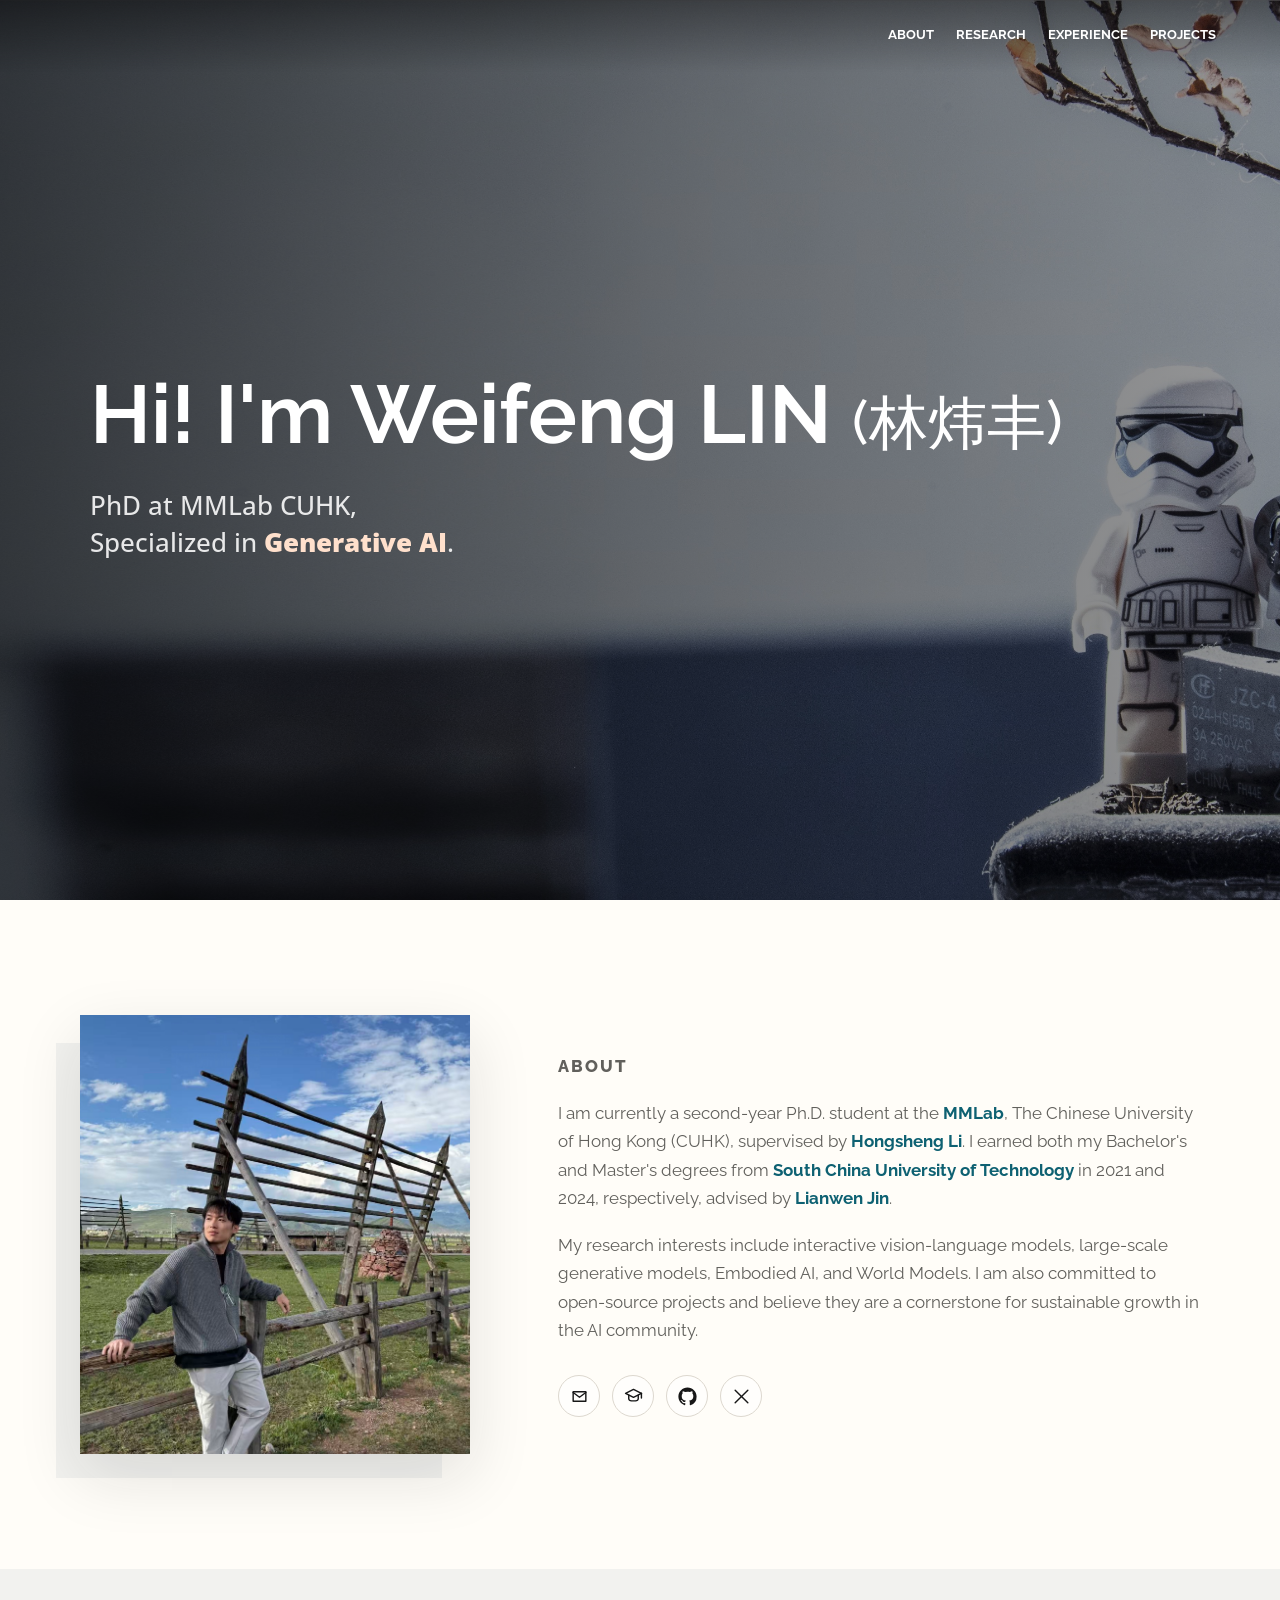
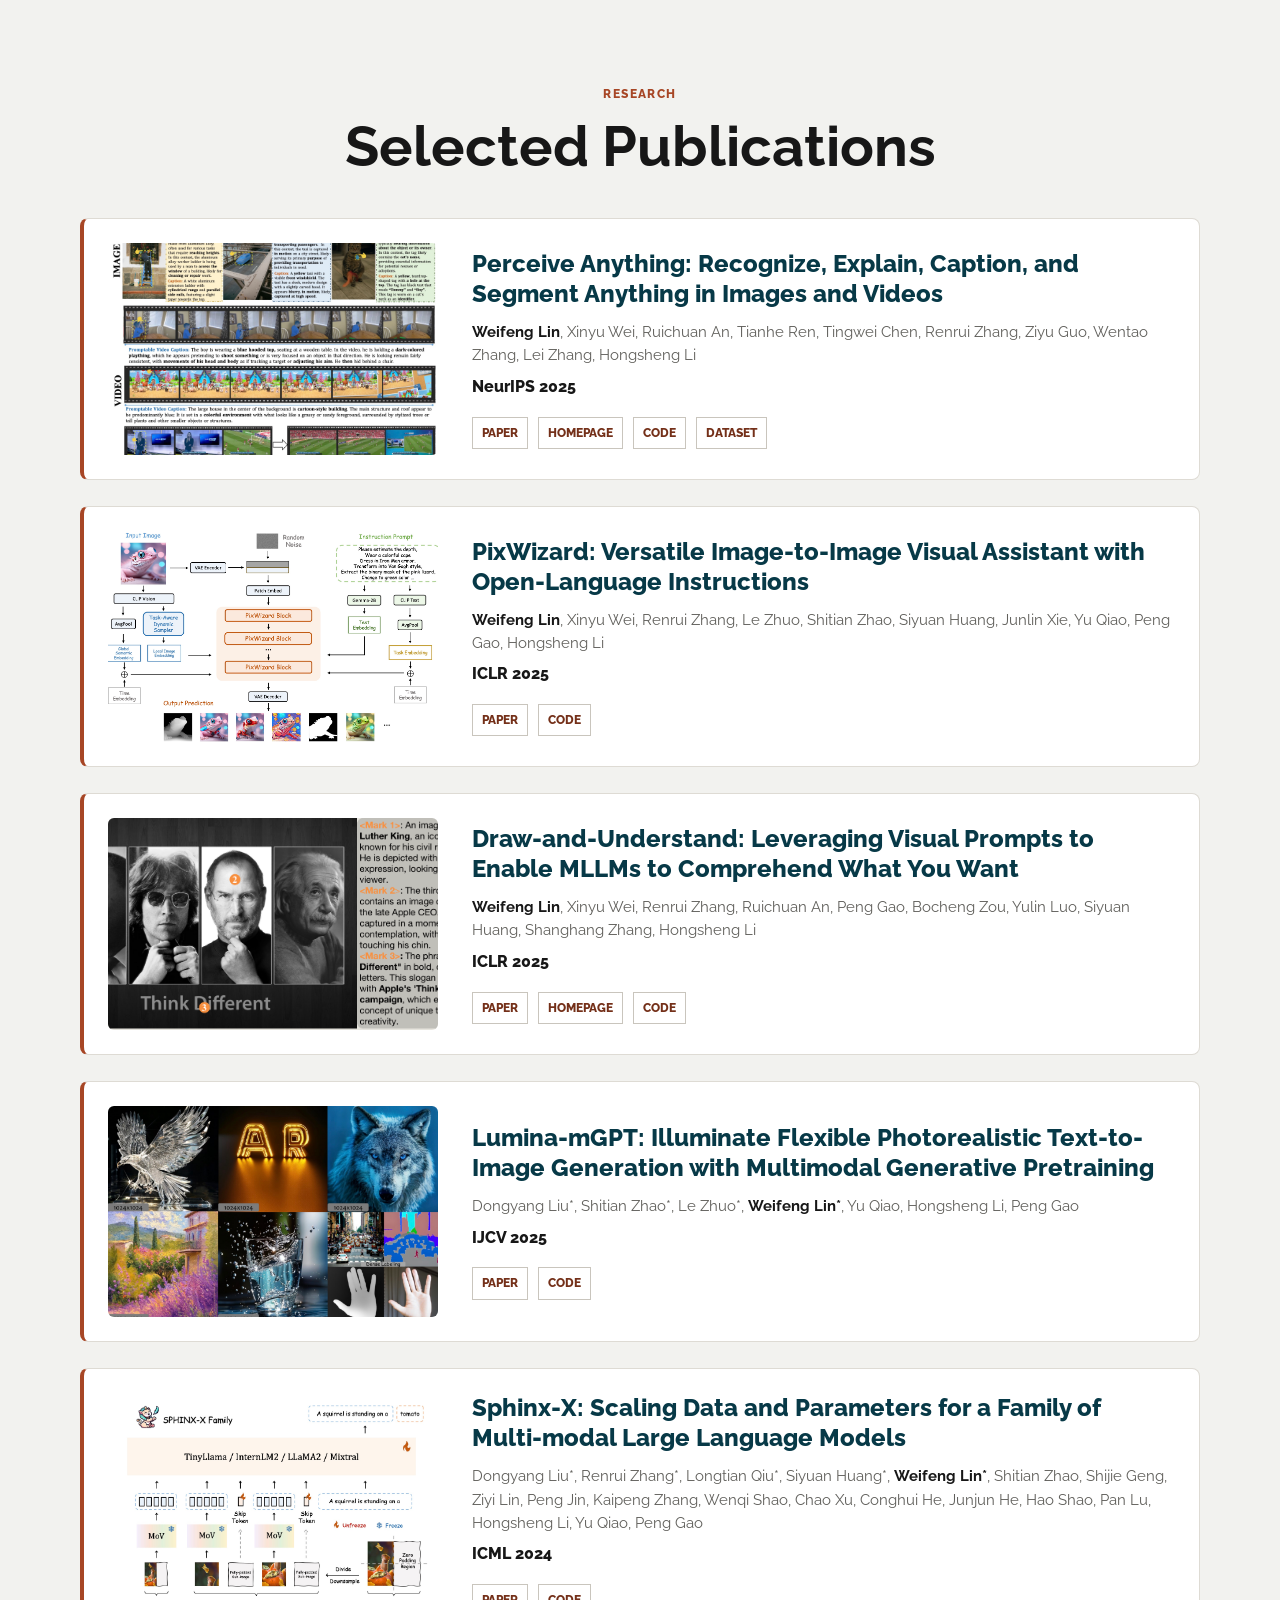
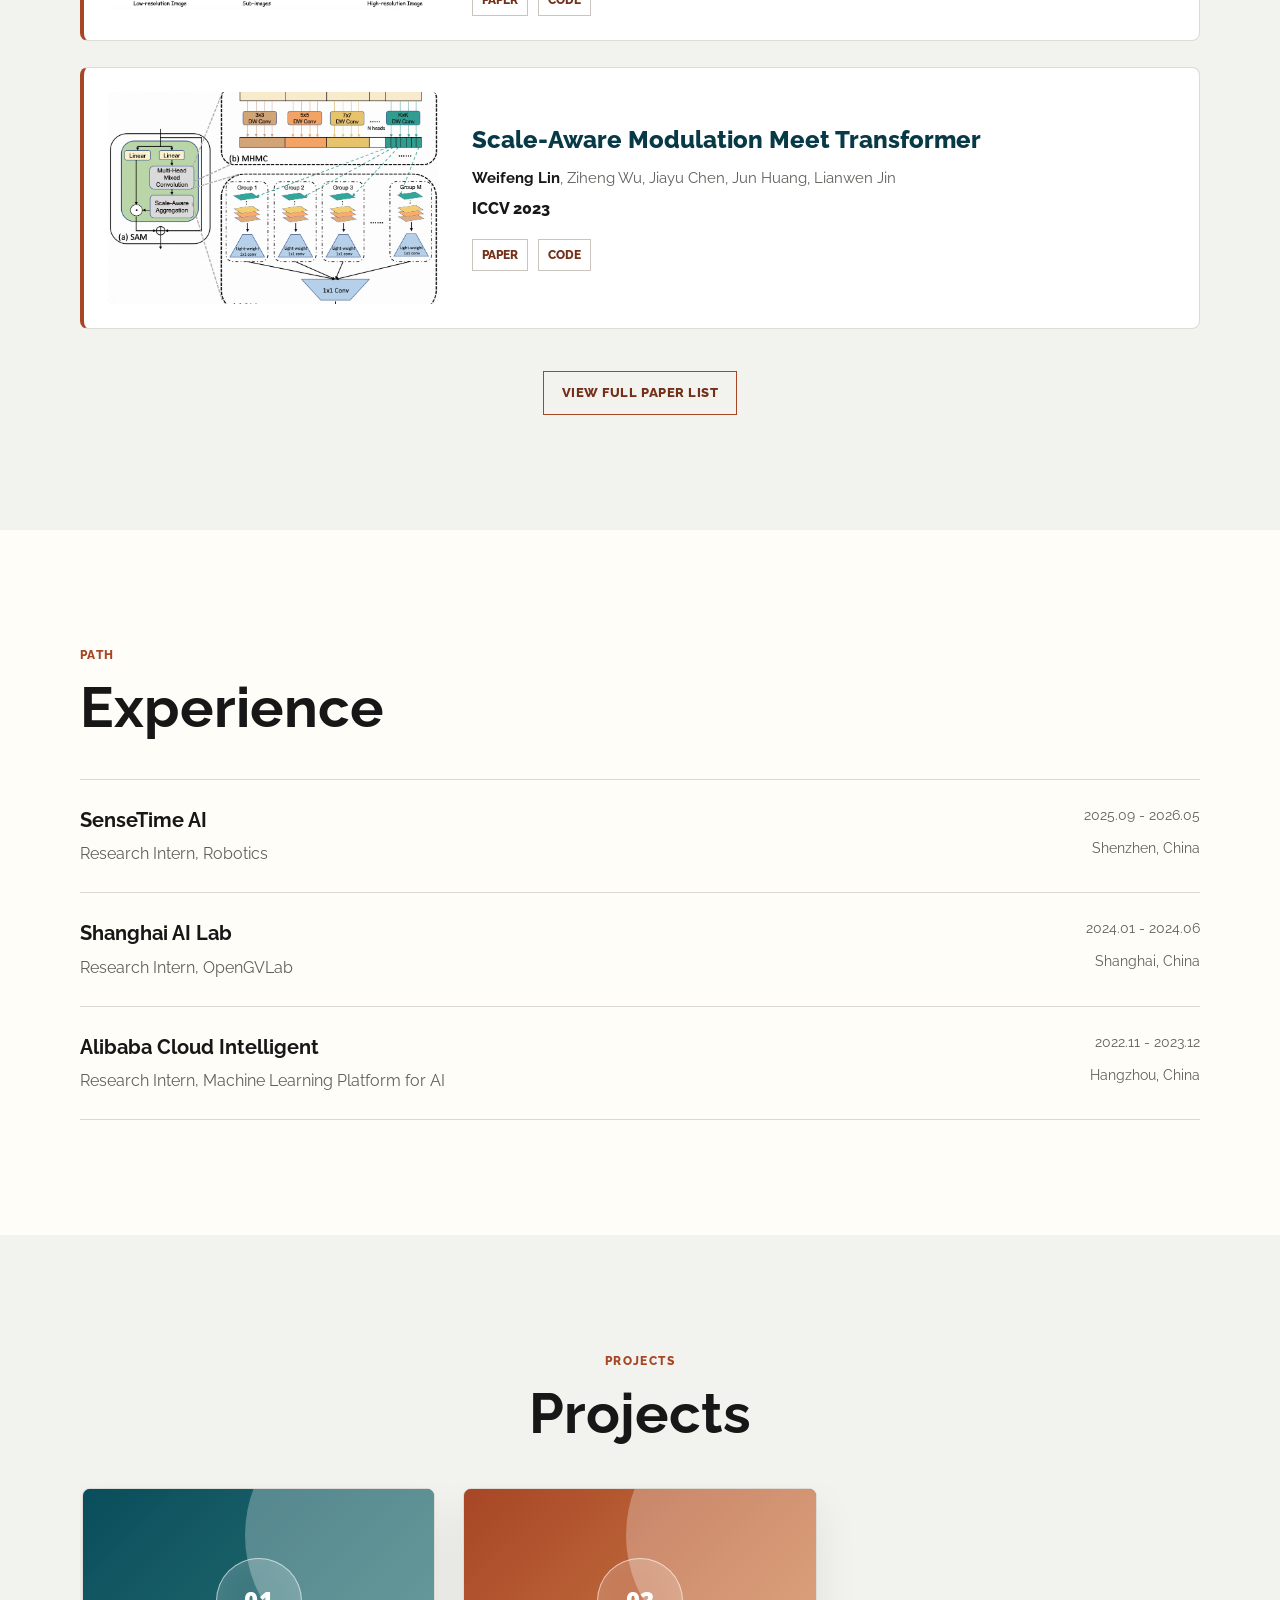
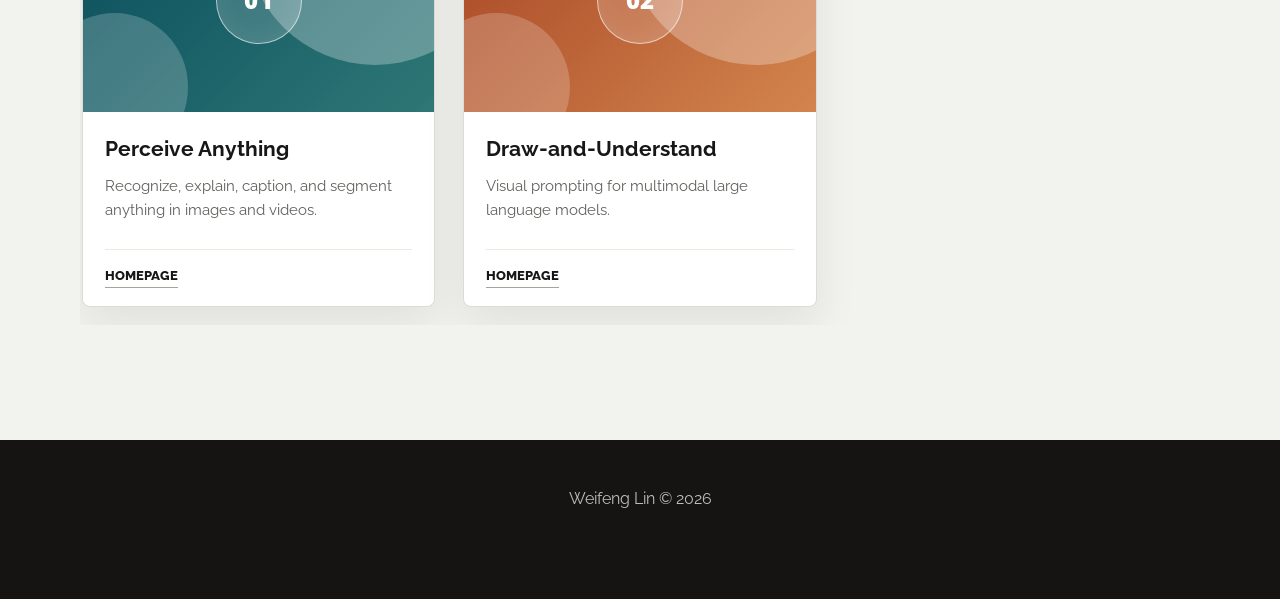
<file: index.html>
<!DOCTYPE html>
<html lang="en">
<head>
  <meta charset="UTF-8">
  <meta name="viewport" content="width=device-width, initial-scale=1.0">
  <meta name="description" content="Weifeng Lin's homepage. Ph.D. student at MMLab, CUHK working on interactive vision-language models, video generation, and robotics.">
  <meta name="author" content="Weifeng Lin">
  <meta property="og:title" content="Weifeng Lin | Home">
  <meta property="og:description" content="Ph.D. student at MMLab, CUHK. Research in interactive vision-language models, video generation, and robotics.">
  <meta property="og:image" content="images/avater.jpg">
  <title>Weifeng Lin | Home</title>
  <link rel="icon" href="data:,">

  <link rel="preconnect" href="https://fonts.googleapis.com">
  <link rel="preconnect" href="https://fonts.gstatic.com" crossorigin>
  <link href="https://fonts.googleapis.com/css2?family=Open+Sans:wght@400;500;600;700;800&amp;family=Raleway:wght@400;500;600;700;800;900&amp;display=swap" rel="stylesheet">
  <link rel="stylesheet" href="stylesheet.css">
</head>

<body>
  <nav class="site-nav" aria-label="Primary navigation">
    <div class="nav-links">
      <a href="#about">About</a>
      <a href="#publications">Research</a>
      <a href="#experience">Experience</a>
      <a href="#projects">Projects</a>
    </div>
  </nav>

  <main>
    <section id="home" class="hero">
      <div class="hero-content">
        <h1>Hi! I'm Weifeng LIN <span>(林炜丰)</span></h1>
        <p class="hero-lead">
          PhD at MMLab CUHK,<br>
          Specialized in <span id="rotating-topic">Vision-Language-Model</span>.
        </p>
      </div>
    </section>

    <section id="about" class="section section-white">
      <div class="section-inner about-grid">
        <div class="portrait-wrap">
          <img src="images/avater.jpg" alt="Portrait of Weifeng Lin" class="portrait">
        </div>
        <div class="about-copy">
          <p class="section-kicker">About</p>
          <p>
            I am currently a second-year Ph.D. student at the
            <a href="http://mmlab.ie.cuhk.edu.hk/">MMLab</a>, The Chinese University of Hong Kong (CUHK),
            supervised by <a href="https://www.ee.cuhk.edu.hk/~hsli/">Hongsheng Li</a>.
            I earned both my Bachelor's and Master's degrees from
            <a href="https://www.scut.edu.cn/en//">South China University of Technology</a> in 2021 and 2024,
            respectively, advised by <a href="http://www.dlvc-lab.net/lianwen/">Lianwen Jin</a>.
          </p>
          <p>
            My research interests include interactive vision-language models, large-scale generative models,
            Embodied AI, and World Models. I am also committed to open-source projects and believe they are
            a cornerstone for sustainable growth in the AI community.
          </p>
          <div class="profile-links">
            <a href="mailto:wflin37@gmail.com" aria-label="Email" title="Email">
              <svg viewBox="0 0 24 24" aria-hidden="true">
                <path d="M4 6h16v12H4z"></path>
                <path d="m4 7 8 6 8-6"></path>
              </svg>
            </a>
            <a href="https://scholar.google.com/citations?user=8iCZxIAAAAAJ" aria-label="Google Scholar" title="Google Scholar">
              <svg viewBox="0 0 24 24" aria-hidden="true">
                <path d="M12 3 2 8l10 5 10-5-10-5Z"></path>
                <path d="M6 10.5v4.2c0 1.5 2.7 2.8 6 2.8s6-1.3 6-2.8v-4.2"></path>
                <path d="M22 8v6"></path>
              </svg>
            </a>
            <a href="https://github.com/Afeng-x" aria-label="GitHub" title="GitHub">
              <svg viewBox="0 0 24 24" aria-hidden="true" class="profile-icon-fill">
                <path d="M12 .5C5.65.5.5 5.65.5 12c0 5.1 3.29 9.4 7.86 10.92.58.1.79-.25.79-.56v-2.08c-3.2.7-3.88-1.37-3.88-1.37-.53-1.33-1.29-1.68-1.29-1.68-1.05-.72.08-.7.08-.7 1.16.08 1.77 1.19 1.77 1.19 1.04 1.76 2.72 1.25 3.38.96.11-.75.41-1.25.74-1.54-2.56-.29-5.25-1.28-5.25-5.69 0-1.26.45-2.29 1.19-3.1-.12-.29-.52-1.47.11-3.06 0 0 .98-.31 3.18 1.18A11.1 11.1 0 0 1 12 6.08c.98 0 1.96.13 2.88.39 2.2-1.49 3.17-1.18 3.17-1.18.64 1.59.24 2.77.12 3.06.74.81 1.18 1.84 1.18 3.1 0 4.42-2.69 5.39-5.26 5.68.42.36.79 1.07.79 2.16v3.2c0 .31.21.67.8.56A11.52 11.52 0 0 0 23.5 12C23.5 5.65 18.35.5 12 .5Z"></path>
              </svg>
            </a>
            <a href="https://x.com/WeifengLin_07" aria-label="Twitter X" title="Twitter X">
              <svg viewBox="0 0 24 24" aria-hidden="true">
                <path d="M4 4l16 16"></path>
                <path d="M20 4 4 20"></path>
              </svg>
            </a>
          </div>
        </div>
      </div>
    </section>

    <section id="publications" class="section section-gray">
      <div class="section-inner">
        <div class="section-heading centered">
          <p class="section-kicker">Research</p>
          <h2>Selected Publications</h2>
        </div>

        <div class="paper-list">
          <article class="paper-item">
            <a class="paper-image" href="https://perceive-anything.github.io/">
              <img src="images/pam.jpg" alt="Perceive Anything project thumbnail" loading="lazy">
            </a>
            <div class="paper-copy">
              <a href="https://arxiv.org/abs/2506.05302" class="paper-title">Perceive Anything: Recognize, Explain, Caption, and Segment Anything in Images and Videos</a>
              <p class="authors"><strong>Weifeng Lin</strong>, Xinyu Wei, Ruichuan An, Tianhe Ren, Tingwei Chen, Renrui Zhang, Ziyu Guo, Wentao Zhang, Lei Zhang, Hongsheng Li</p>
              <p class="venue">NeurIPS 2025</p>
              <div class="paper-links">
                <a href="https://arxiv.org/abs/2506.05302">Paper</a>
                <a href="https://perceive-anything.github.io/">Homepage</a>
                <a href="https://github.com/Perceive-Anything/PAM">Code</a>
                <a href="https://huggingface.co/datasets/Perceive-Anything/PAM-data">Dataset</a>
              </div>
            </div>
          </article>

          <!-- <article class="paper-item">
            <a class="paper-image" href="https://arxiv.org/pdf/2506.05331">
              <img src="images/mini-cot.jpg" alt="MINT-CoT project thumbnail" loading="lazy">
            </a>
            <div class="paper-copy">
              <a href="https://arxiv.org/pdf/2506.05331" class="paper-title">MINT-CoT: Enabling Interleaved Visual Tokens in Mathematical Chain-of-Thought Reasoning</a>
              <p class="authors">Xinyan Chen, Renrui Zhang, Dongzhi Jiang, Aojun Zhou, Shilin Yan, <strong>Weifeng Lin</strong>, Hongsheng Li</p>
              <p class="venue">NeurIPS 2025</p>
              <div class="paper-links">
                <a href="https://arxiv.org/pdf/2506.05331">Paper</a>
                <a href="https://github.com/xinyan-cxy/MINT-CoT">Code</a>
              </div>
            </div>
          </article> -->

          <!-- <article class="paper-item">
            <a class="paper-image" href="https://arxiv.org/pdf/2505.21496">
              <img src="images/ui-genie.jpg" alt="UI-Genie project thumbnail" loading="lazy">
            </a>
            <div class="paper-copy">
              <a href="https://arxiv.org/pdf/2505.21496" class="paper-title">UI-Genie: A Self-Improving Approach for Iteratively Boosting MLLM-based Mobile GUI Agents</a>
              <p class="authors">Han Xiao, Guozhi Wang, Yuxiang Chai, Zimu Lu, <strong>Weifeng Lin</strong>, Hao He, Lue Fan, Liuyang Bian, Rui Hu, Liang Liu, Shuai Ren, Yafei Wen, Xiaoxin Chen, Aojun Zhou, Hongsheng Li</p>
              <p class="venue">NeurIPS 2025</p>
              <div class="paper-links">
                <a href="https://arxiv.org/pdf/2505.21496">Paper</a>
                <a href="https://github.com/Euphoria16/UI-Genie">Code</a>
              </div>
            </div>
          </article> -->

          <article class="paper-item">
            <a class="paper-image" href="https://arxiv.org/abs/2409.15278">
              <img src="images/pixwizard.jpg" alt="PixWizard project thumbnail" loading="lazy">
            </a>
            <div class="paper-copy">
              <a href="https://arxiv.org/abs/2409.15278" class="paper-title">PixWizard: Versatile Image-to-Image Visual Assistant with Open-Language Instructions</a>
              <p class="authors"><strong>Weifeng Lin</strong>, Xinyu Wei, Renrui Zhang, Le Zhuo, Shitian Zhao, Siyuan Huang, Junlin Xie, Yu Qiao, Peng Gao, Hongsheng Li</p>
              <p class="venue">ICLR 2025</p>
              <div class="paper-links">
                <a href="https://arxiv.org/abs/2409.15278">Paper</a>
                <a href="https://github.com/AFeng-x/PixWizard">Code</a>
              </div>
            </div>
          </article>

          <article class="paper-item">
            <a class="paper-image" href="https://arxiv.org/abs/2403.20271">
              <img src="images/DnU.png" alt="Draw-and-Understand project thumbnail" loading="lazy">
            </a>
            <div class="paper-copy">
              <a href="https://arxiv.org/abs/2403.20271" class="paper-title">Draw-and-Understand: Leveraging Visual Prompts to Enable MLLMs to Comprehend What You Want</a>
              <p class="authors"><strong>Weifeng Lin</strong>, Xinyu Wei, Renrui Zhang, Ruichuan An, Peng Gao, Bocheng Zou, Yulin Luo, Siyuan Huang, Shanghang Zhang, Hongsheng Li</p>
              <p class="venue">ICLR 2025</p>
              <div class="paper-links">
                <a href="https://arxiv.org/abs/2403.20271">Paper</a>
                <a href="draw-and-understand/index.html">Homepage</a>
                <a href="https://github.com/AFeng-x/Draw-and-Understand">Code</a>
              </div>
            </div>
          </article>

          <article class="paper-item">
            <a class="paper-image" href="https://arxiv.org/abs/2408.02657">
              <img src="images/mGPT.jpg" alt="Lumina-mGPT project thumbnail" loading="lazy">
            </a>
            <div class="paper-copy">
              <a href="https://arxiv.org/abs/2408.02657" class="paper-title">Lumina-mGPT: Illuminate Flexible Photorealistic Text-to-Image Generation with Multimodal Generative Pretraining</a>
              <p class="authors">Dongyang Liu*, Shitian Zhao*, Le Zhuo*, <strong>Weifeng Lin*</strong>, Yu Qiao, Hongsheng Li, Peng Gao</p>
              <p class="venue">IJCV 2025</p>
              <div class="paper-links">
                <a href="https://arxiv.org/abs/2408.02657">Paper</a>
                <a href="https://github.com/Alpha-VLLM/Lumina-mGPT">Code</a>
              </div>
            </div>
          </article>

          <article class="paper-item">
            <a class="paper-image" href="https://arxiv.org/pdf/2402.05935">
              <img src="images/sphinx.jpg" alt="Sphinx-X project thumbnail" loading="lazy">
            </a>
            <div class="paper-copy">
              <a href="https://arxiv.org/pdf/2402.05935" class="paper-title">Sphinx-X: Scaling Data and Parameters for a Family of Multi-modal Large Language Models</a>
              <p class="authors">Dongyang Liu*, Renrui Zhang*, Longtian Qiu*, Siyuan Huang*, <strong>Weifeng Lin*</strong>, Shitian Zhao, Shijie Geng, Ziyi Lin, Peng Jin, Kaipeng Zhang, Wenqi Shao, Chao Xu, Conghui He, Junjun He, Hao Shao, Pan Lu, Hongsheng Li, Yu Qiao, Peng Gao</p>
              <p class="venue">ICML 2024</p>
              <div class="paper-links">
                <a href="https://arxiv.org/pdf/2402.05935">Paper</a>
                <a href="https://github.com/Alpha-VLLM/LLaMA2-Accessory">Code</a>
              </div>
            </div>
          </article>

          <!-- <article class="paper-item">
            <a class="paper-image" href="https://ojs.aaai.org/index.php/AAAI/article/view/28129">
              <img src="images/M2SD.jpg" alt="M2SD project thumbnail" loading="lazy">
            </a>
            <div class="paper-copy">
              <a href="https://ojs.aaai.org/index.php/AAAI/article/view/28129" class="paper-title">M2SD: Multiple Mixing Self-Distillation for Few-Shot Class-Incremental Learning</a>
              <p class="authors">Jinhao Lin, Ziheng Wu, <strong>Weifeng Lin</strong>, Ziheng Wu, Jun Huang, RongHua Luo</p>
              <p class="venue">AAAI 2024</p>
              <div class="paper-links">
                <a href="https://ojs.aaai.org/index.php/AAAI/article/view/28129">Paper</a>
              </div>
            </div>
          </article> -->

          <article class="paper-item">
            <a class="paper-image" href="https://arxiv.org/abs/2307.08579">
              <img src="images/smt.jpg" alt="Scale-Aware Modulation Meet Transformer project thumbnail" loading="lazy">
            </a>
            <div class="paper-copy">
              <a href="https://arxiv.org/abs/2307.08579" class="paper-title">Scale-Aware Modulation Meet Transformer</a>
              <p class="authors"><strong>Weifeng Lin</strong>, Ziheng Wu, Jiayu Chen, Jun Huang, Lianwen Jin</p>
              <p class="venue">ICCV 2023</p>
              <div class="paper-links">
                <a href="https://arxiv.org/abs/2307.08579">Paper</a>
                <a href="https://github.com/AFeng-x/SMT">Code</a>
              </div>
            </div>
          </article>
        </div>

        <div class="publication-actions">
          <a class="main-btn" href="publications.html">View full paper list</a>
        </div>
      </div>
    </section>

    <section id="experience" class="section section-white">
      <div class="section-inner">
        <div class="section-heading">
          <p class="section-kicker">Path</p>
          <h2>Experience</h2>
        </div>
        <div class="experience-list">
          <article class="experience-item">
            <div>
              <h3><a href="#">SenseTime AI</a></h3>
              <p>Research Intern, Robotics</p>
            </div>
            <div class="experience-meta">
              <time>2025.09 - 2026.05</time>
              <span>Shenzhen, China</span>
            </div>
          </article>
          <article class="experience-item">
            <div>
              <h3><a href="http://opengvlab.shlab.org.cn/">Shanghai AI Lab</a></h3>
              <p>Research Intern, OpenGVLab</p>
            </div>
            <div class="experience-meta">
              <time>2024.01 - 2024.06</time>
              <span>Shanghai, China</span>
            </div>
          </article>
          <article class="experience-item">
            <div>
              <h3><a href="https://www.alibabacloud.com/">Alibaba Cloud Intelligent</a></h3>
              <p>Research Intern, Machine Learning Platform for AI</p>
            </div>
            <div class="experience-meta">
              <time>2022.11 - 2023.12</time>
              <span>Hangzhou, China</span>
            </div>
          </article>
        </div>
      </div>
    </section>

    <section id="projects" class="section section-gray">
      <div class="section-inner">
        <div class="section-heading centered">
          <p class="section-kicker">Projects</p>
          <h2>Projects</h2>
        </div>

        <div class="project-grid">
          <article class="project-card">
            <a class="project-visual project-visual-pam" href="https://perceive-anything.github.io/" aria-label="Perceive Anything homepage">
              <span class="project-number">01</span>
            </a>
            <div class="project-content">
              <h3><a href="https://perceive-anything.github.io/">Perceive Anything</a></h3>
              <p>Recognize, explain, caption, and segment anything in images and videos.</p>
              <div class="project-meta">
                <a href="https://perceive-anything.github.io/">Homepage</a>
              </div>
            </div>
          </article>

          <article class="project-card">
            <a class="project-visual project-visual-dnu" href="draw-and-understand/index.html" aria-label="Draw-and-Understand homepage">
              <span class="project-number">02</span>
            </a>
            <div class="project-content">
              <h3><a href="draw-and-understand/index.html">Draw-and-Understand</a></h3>
              <p>Visual prompting for multimodal large language models.</p>
              <div class="project-meta">
                <a href="draw-and-understand/index.html">Homepage</a>
              </div>
            </div>
          </article>
        </div>
      </div>
    </section>
  </main>

  <footer class="site-footer">
    <div class="footer-inner">
      <p>Weifeng Lin &copy; 2026</p>
      <div class="visitor-map" aria-label="Visitor map">
        <script type="text/javascript" id="clustrmaps" src="//clustrmaps.com/map_v2.js?d=gzI78MmzjdOQhrEkjeJUcGdUz4a4UjLApSkUMCKymig&amp;cl=ffffff&amp;w=a"></script>
      </div>
    </div>
  </footer>

  <script>
    const nav = document.querySelector(".site-nav");
    const topics = [
      "Vision-Language-Model",
      "Generative AI",
      "Embodied AI",
      "World Model"
    ];
    const topicEl = document.getElementById("rotating-topic");
    let topicIndex = 0;

    const updateNav = () => {
      nav.classList.toggle("is-scrolled", window.scrollY > 48);
    };

    const scrollToHash = (hash, smooth = true) => {
      if (!hash || hash === "#") return false;
      const target = document.querySelector(hash);
      if (!target) return false;
      const prefersReducedMotion = window.matchMedia("(prefers-reduced-motion: reduce)").matches;
      const navOffset = nav.getBoundingClientRect().height + 16;
      const targetTop = target.getBoundingClientRect().top + window.scrollY - navOffset;
      const scrollTop = Math.max(targetTop, 0);
      if (smooth && !prefersReducedMotion) {
        window.scrollTo({ top: scrollTop, behavior: "smooth" });
      } else {
        document.documentElement.scrollTop = scrollTop;
        document.body.scrollTop = scrollTop;
        window.scrollTo(0, scrollTop);
      }
      return true;
    };

    const syncHashScroll = () => {
      if (!window.location.hash) return;
      [0, 120, 480].forEach((delay) => {
        window.setTimeout(() => {
          if (scrollToHash(window.location.hash, false)) {
            updateNav();
          }
        }, delay);
      });
    };

    document.querySelectorAll('.site-nav a[href^="#"]').forEach((link) => {
      link.addEventListener("click", (event) => {
        const hash = link.getAttribute("href");
        if (scrollToHash(hash, true)) {
          event.preventDefault();
          window.history.pushState(null, "", hash);
          updateNav();
        }
      });
    });

    window.addEventListener("scroll", updateNav, { passive: true });
    window.addEventListener("load", () => {
      updateNav();
      syncHashScroll();
    });
    updateNav();
    syncHashScroll();

    window.setInterval(() => {
      topicEl.classList.add("is-changing");
      window.setTimeout(() => {
        topicIndex = (topicIndex + 1) % topics.length;
        topicEl.textContent = topics[topicIndex];
        topicEl.classList.remove("is-changing");
      }, 180);
    }, 2200);
  </script>
</body>
</html>
</file>
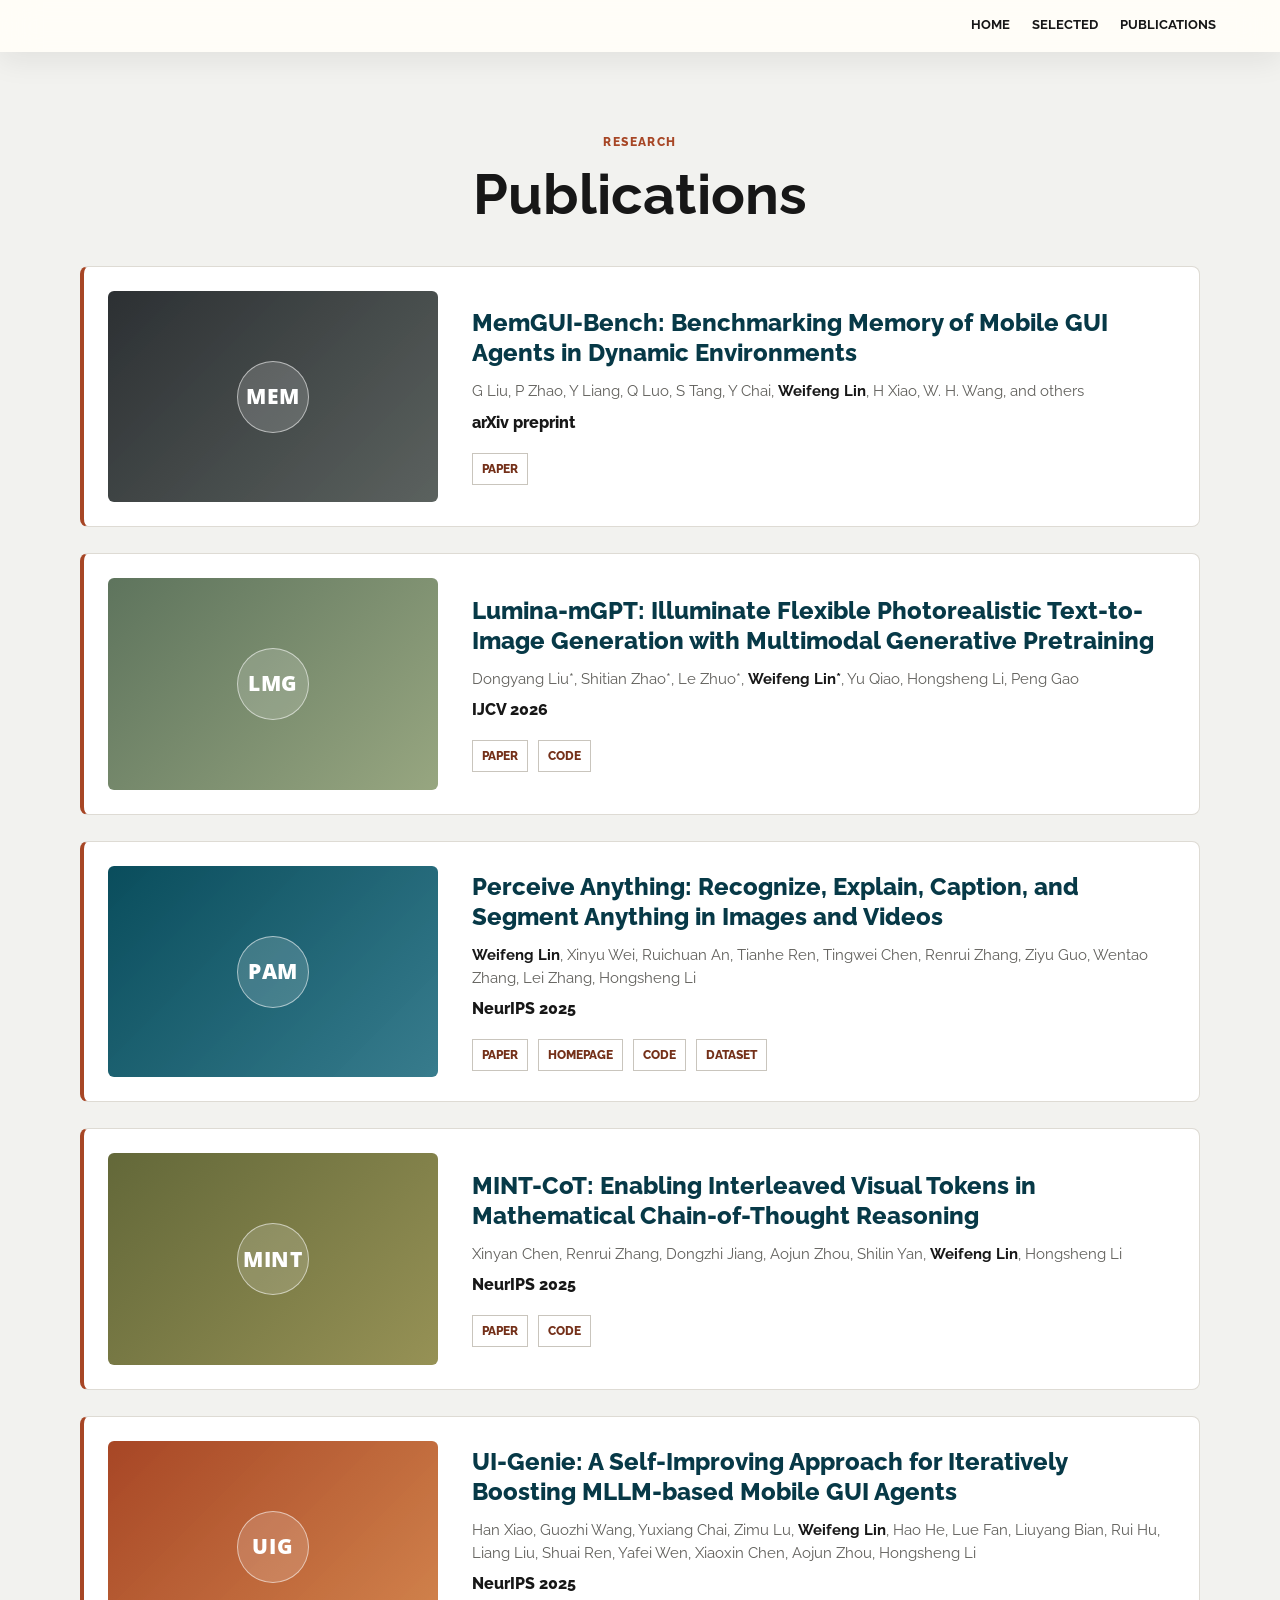
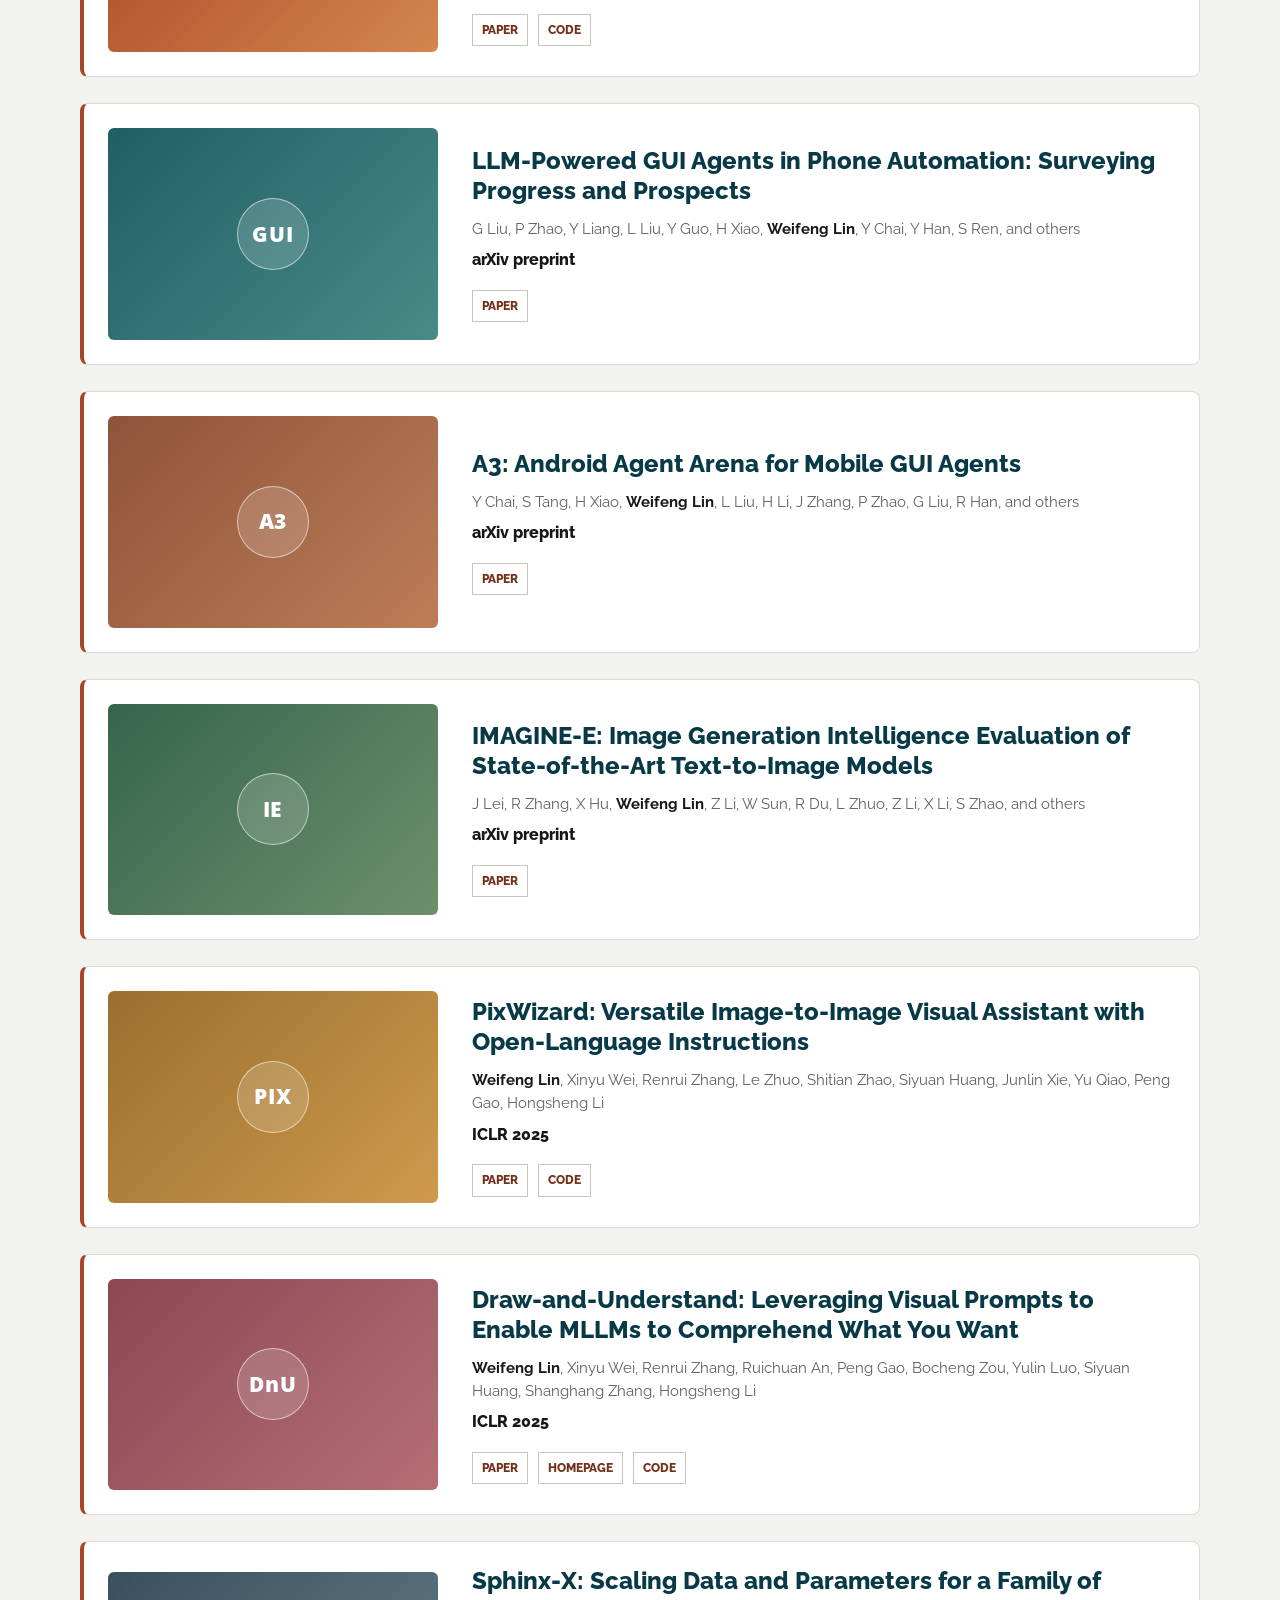
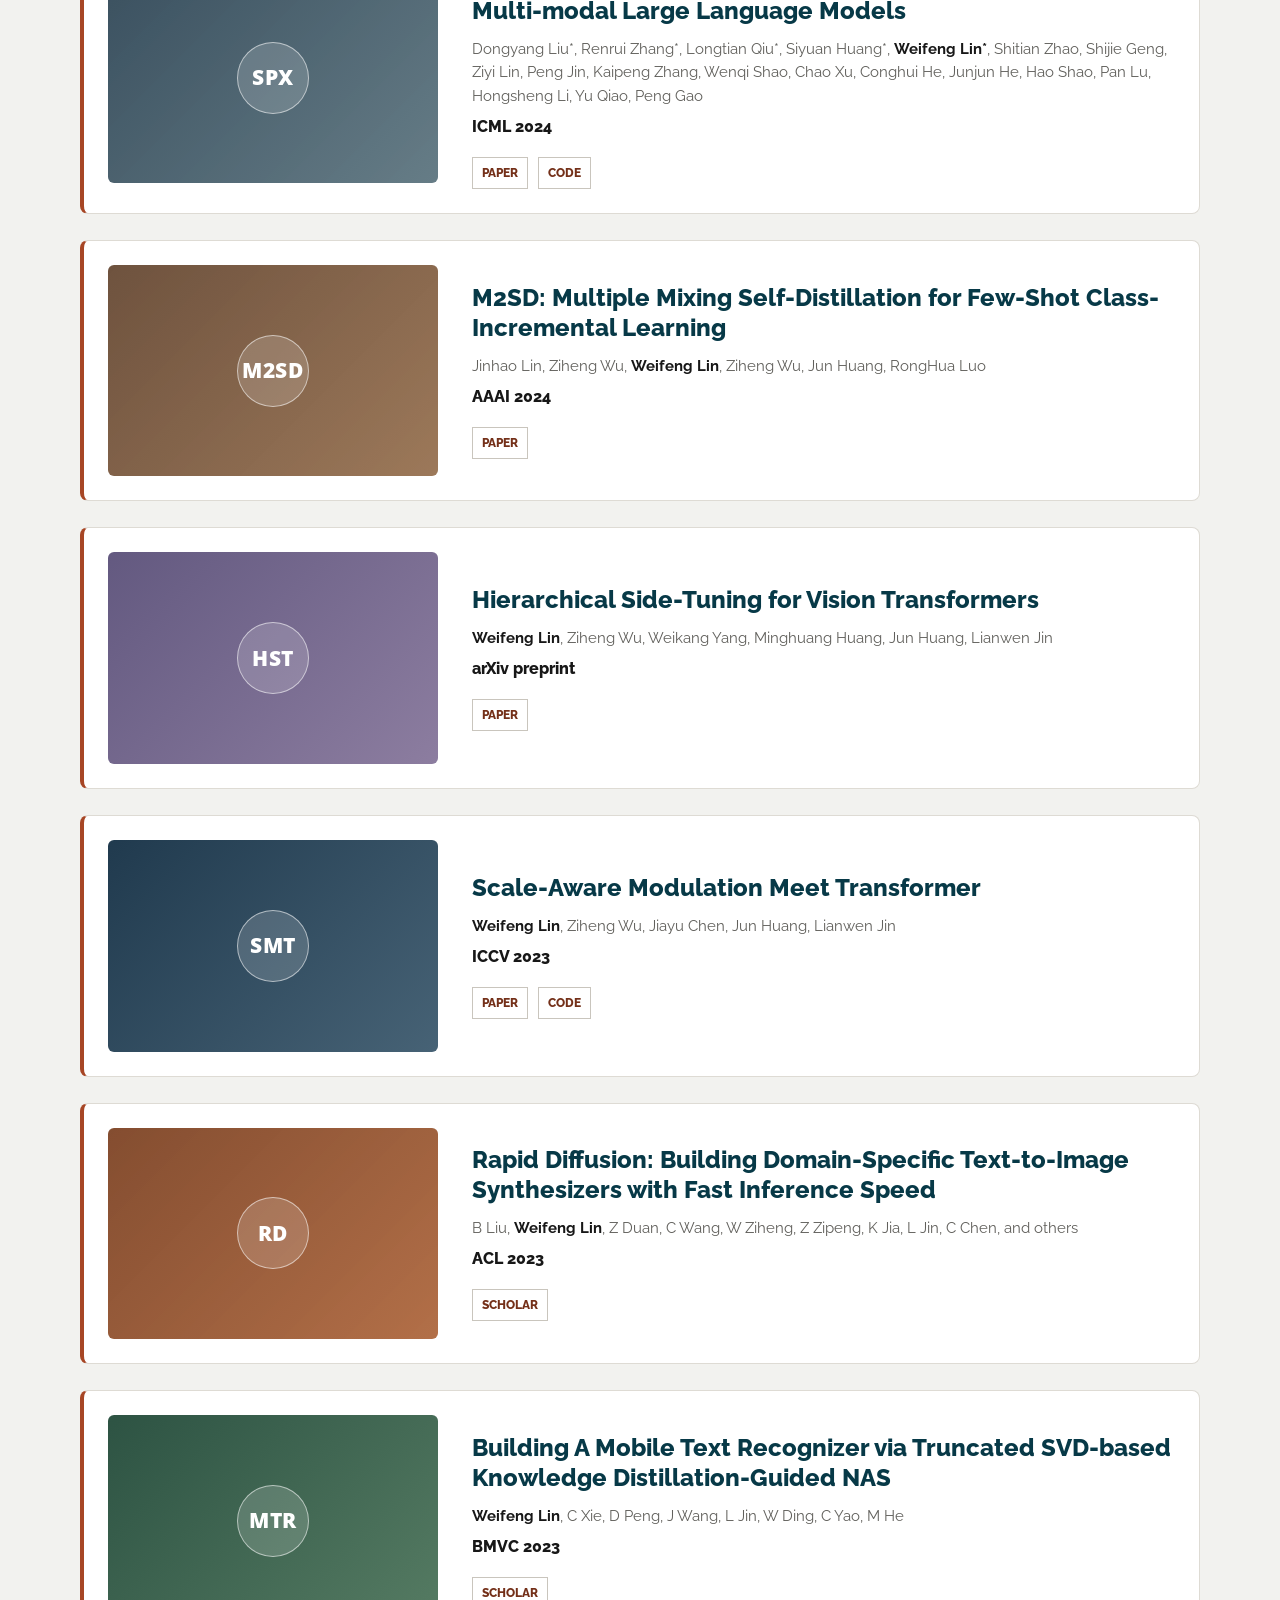
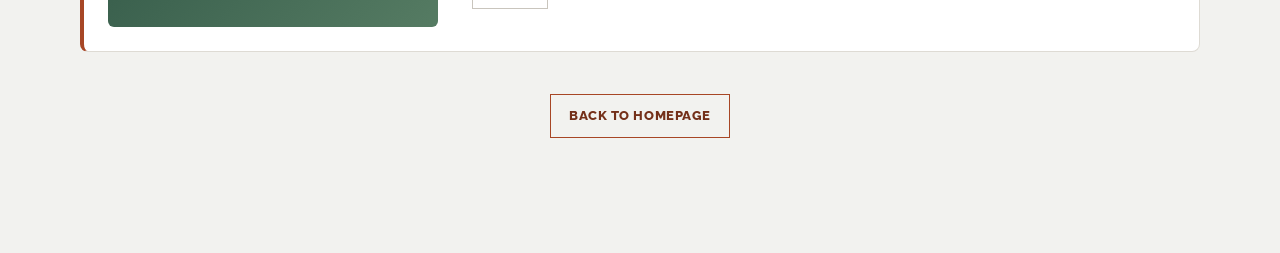
<file: publications.html>
<!DOCTYPE html>
<html lang="en">
<head>
  <meta charset="UTF-8">
  <meta name="viewport" content="width=device-width, initial-scale=1.0">
  <meta name="description" content="Full publication list by Weifeng Lin.">
  <meta name="author" content="Weifeng Lin">
  <meta property="og:title" content="Weifeng Lin | Publications">
  <meta property="og:description" content="Full publication list by Weifeng Lin.">
  <meta property="og:image" content="images/avater.jpg">
  <title>Weifeng Lin | Publications</title>
  <link rel="icon" href="data:,">

  <link rel="preconnect" href="https://fonts.googleapis.com">
  <link rel="preconnect" href="https://fonts.gstatic.com" crossorigin>
  <link href="https://fonts.googleapis.com/css2?family=Open+Sans:wght@400;500;600;700;800&amp;family=Raleway:wght@400;500;600;700;800;900&amp;display=swap" rel="stylesheet">
  <link rel="stylesheet" href="stylesheet.css">
</head>

<body>
  <nav class="site-nav is-scrolled" aria-label="Primary navigation">
    <div class="nav-links">
      <a href="index.html">Home</a>
      <a href="index.html#publications">Selected</a>
      <a href="publications.html">Publications</a>
    </div>
  </nav>

  <main>
    <section id="publications" class="section section-gray publication-page">
      <div class="section-inner">
        <div class="section-heading centered">
          <p class="section-kicker">Research</p>
          <h2>Publications</h2>
        </div>

        <div class="paper-list">
          <article class="paper-item">
            <a class="paper-image paper-placeholder paper-placeholder-charcoal" href="https://arxiv.org/abs/2602.06075">
              <span>MEM</span>
            </a>
            <div class="paper-copy">
              <a href="https://arxiv.org/abs/2602.06075" class="paper-title">MemGUI-Bench: Benchmarking Memory of Mobile GUI Agents in Dynamic Environments</a>
              <p class="authors">G Liu, P Zhao, Y Liang, Q Luo, S Tang, Y Chai, <strong>Weifeng Lin</strong>, H Xiao, W. H. Wang, and others</p>
              <p class="venue">arXiv preprint</p>
              <div class="paper-links">
                <a href="https://arxiv.org/abs/2602.06075">Paper</a>
              </div>
            </div>
          </article>

          <article class="paper-item">
            <a class="paper-image paper-placeholder paper-placeholder-sage" href="https://arxiv.org/abs/2408.02657">
              <span>LMG</span>
            </a>
            <div class="paper-copy">
              <a href="https://arxiv.org/abs/2408.02657" class="paper-title">Lumina-mGPT: Illuminate Flexible Photorealistic Text-to-Image Generation with Multimodal Generative Pretraining</a>
              <p class="authors">Dongyang Liu*, Shitian Zhao*, Le Zhuo*, <strong>Weifeng Lin*</strong>, Yu Qiao, Hongsheng Li, Peng Gao</p>
              <p class="venue">IJCV 2026</p>
              <div class="paper-links">
                <a href="https://arxiv.org/abs/2408.02657">Paper</a>
                <a href="https://github.com/Alpha-VLLM/Lumina-mGPT">Code</a>
              </div>
            </div>
          </article>

          <article class="paper-item">
            <a class="paper-image paper-placeholder paper-placeholder-blue" href="https://perceive-anything.github.io/">
              <span>PAM</span>
            </a>
            <div class="paper-copy">
              <a href="https://arxiv.org/abs/2506.05302" class="paper-title">Perceive Anything: Recognize, Explain, Caption, and Segment Anything in Images and Videos</a>
              <p class="authors"><strong>Weifeng Lin</strong>, Xinyu Wei, Ruichuan An, Tianhe Ren, Tingwei Chen, Renrui Zhang, Ziyu Guo, Wentao Zhang, Lei Zhang, Hongsheng Li</p>
              <p class="venue">NeurIPS 2025</p>
              <div class="paper-links">
                <a href="https://arxiv.org/abs/2506.05302">Paper</a>
                <a href="https://perceive-anything.github.io/">Homepage</a>
                <a href="https://github.com/Perceive-Anything/PAM">Code</a>
                <a href="https://huggingface.co/datasets/Perceive-Anything/PAM-data">Dataset</a>
              </div>
            </div>
          </article>

          <article class="paper-item">
            <a class="paper-image paper-placeholder paper-placeholder-olive" href="https://arxiv.org/pdf/2506.05331">
              <span>MINT</span>
            </a>
            <div class="paper-copy">
              <a href="https://arxiv.org/pdf/2506.05331" class="paper-title">MINT-CoT: Enabling Interleaved Visual Tokens in Mathematical Chain-of-Thought Reasoning</a>
              <p class="authors">Xinyan Chen, Renrui Zhang, Dongzhi Jiang, Aojun Zhou, Shilin Yan, <strong>Weifeng Lin</strong>, Hongsheng Li</p>
              <p class="venue">NeurIPS 2025</p>
              <div class="paper-links">
                <a href="https://arxiv.org/pdf/2506.05331">Paper</a>
                <a href="https://github.com/xinyan-cxy/MINT-CoT">Code</a>
              </div>
            </div>
          </article>

          <article class="paper-item">
            <a class="paper-image paper-placeholder paper-placeholder-red" href="https://arxiv.org/pdf/2505.21496">
              <span>UIG</span>
            </a>
            <div class="paper-copy">
              <a href="https://arxiv.org/pdf/2505.21496" class="paper-title">UI-Genie: A Self-Improving Approach for Iteratively Boosting MLLM-based Mobile GUI Agents</a>
              <p class="authors">Han Xiao, Guozhi Wang, Yuxiang Chai, Zimu Lu, <strong>Weifeng Lin</strong>, Hao He, Lue Fan, Liuyang Bian, Rui Hu, Liang Liu, Shuai Ren, Yafei Wen, Xiaoxin Chen, Aojun Zhou, Hongsheng Li</p>
              <p class="venue">NeurIPS 2025</p>
              <div class="paper-links">
                <a href="https://arxiv.org/pdf/2505.21496">Paper</a>
                <a href="https://github.com/Euphoria16/UI-Genie">Code</a>
              </div>
            </div>
          </article>

          <article class="paper-item">
            <a class="paper-image paper-placeholder paper-placeholder-teal" href="https://arxiv.org/abs/2504.19838">
              <span>GUI</span>
            </a>
            <div class="paper-copy">
              <a href="https://arxiv.org/abs/2504.19838" class="paper-title">LLM-Powered GUI Agents in Phone Automation: Surveying Progress and Prospects</a>
              <p class="authors">G Liu, P Zhao, Y Liang, L Liu, Y Guo, H Xiao, <strong>Weifeng Lin</strong>, Y Chai, Y Han, S Ren, and others</p>
              <p class="venue">arXiv preprint</p>
              <div class="paper-links">
                <a href="https://arxiv.org/abs/2504.19838">Paper</a>
              </div>
            </div>
          </article>

          <article class="paper-item">
            <a class="paper-image paper-placeholder paper-placeholder-clay" href="https://arxiv.org/abs/2501.01149">
              <span>A3</span>
            </a>
            <div class="paper-copy">
              <a href="https://arxiv.org/abs/2501.01149" class="paper-title">A3: Android Agent Arena for Mobile GUI Agents</a>
              <p class="authors">Y Chai, S Tang, H Xiao, <strong>Weifeng Lin</strong>, L Liu, H Li, J Zhang, P Zhao, G Liu, R Han, and others</p>
              <p class="venue">arXiv preprint</p>
              <div class="paper-links">
                <a href="https://arxiv.org/abs/2501.01149">Paper</a>
              </div>
            </div>
          </article>

          <article class="paper-item">
            <a class="paper-image paper-placeholder paper-placeholder-green" href="https://arxiv.org/abs/2501.13920">
              <span>IE</span>
            </a>
            <div class="paper-copy">
              <a href="https://arxiv.org/abs/2501.13920" class="paper-title">IMAGINE-E: Image Generation Intelligence Evaluation of State-of-the-Art Text-to-Image Models</a>
              <p class="authors">J Lei, R Zhang, X Hu, <strong>Weifeng Lin</strong>, Z Li, W Sun, R Du, L Zhuo, Z Li, X Li, S Zhao, and others</p>
              <p class="venue">arXiv preprint</p>
              <div class="paper-links">
                <a href="https://arxiv.org/abs/2501.13920">Paper</a>
              </div>
            </div>
          </article>

          <article class="paper-item">
            <a class="paper-image paper-placeholder paper-placeholder-amber" href="https://arxiv.org/abs/2409.15278">
              <span>PIX</span>
            </a>
            <div class="paper-copy">
              <a href="https://arxiv.org/abs/2409.15278" class="paper-title">PixWizard: Versatile Image-to-Image Visual Assistant with Open-Language Instructions</a>
              <p class="authors"><strong>Weifeng Lin</strong>, Xinyu Wei, Renrui Zhang, Le Zhuo, Shitian Zhao, Siyuan Huang, Junlin Xie, Yu Qiao, Peng Gao, Hongsheng Li</p>
              <p class="venue">ICLR 2025</p>
              <div class="paper-links">
                <a href="https://arxiv.org/abs/2409.15278">Paper</a>
                <a href="https://github.com/AFeng-x/PixWizard">Code</a>
              </div>
            </div>
          </article>

          <article class="paper-item">
            <a class="paper-image paper-placeholder paper-placeholder-rose" href="https://arxiv.org/abs/2403.20271">
              <span>DnU</span>
            </a>
            <div class="paper-copy">
              <a href="https://arxiv.org/abs/2403.20271" class="paper-title">Draw-and-Understand: Leveraging Visual Prompts to Enable MLLMs to Comprehend What You Want</a>
              <p class="authors"><strong>Weifeng Lin</strong>, Xinyu Wei, Renrui Zhang, Ruichuan An, Peng Gao, Bocheng Zou, Yulin Luo, Siyuan Huang, Shanghang Zhang, Hongsheng Li</p>
              <p class="venue">ICLR 2025</p>
              <div class="paper-links">
                <a href="https://arxiv.org/abs/2403.20271">Paper</a>
                <a href="draw-and-understand/index.html">Homepage</a>
                <a href="https://github.com/AFeng-x/Draw-and-Understand">Code</a>
              </div>
            </div>
          </article>

          <article class="paper-item">
            <a class="paper-image paper-placeholder paper-placeholder-slate" href="https://arxiv.org/pdf/2402.05935">
              <span>SPX</span>
            </a>
            <div class="paper-copy">
              <a href="https://arxiv.org/pdf/2402.05935" class="paper-title">Sphinx-X: Scaling Data and Parameters for a Family of Multi-modal Large Language Models</a>
              <p class="authors">Dongyang Liu*, Renrui Zhang*, Longtian Qiu*, Siyuan Huang*, <strong>Weifeng Lin*</strong>, Shitian Zhao, Shijie Geng, Ziyi Lin, Peng Jin, Kaipeng Zhang, Wenqi Shao, Chao Xu, Conghui He, Junjun He, Hao Shao, Pan Lu, Hongsheng Li, Yu Qiao, Peng Gao</p>
              <p class="venue">ICML 2024</p>
              <div class="paper-links">
                <a href="https://arxiv.org/pdf/2402.05935">Paper</a>
                <a href="https://github.com/Alpha-VLLM/LLaMA2-Accessory">Code</a>
              </div>
            </div>
          </article>

          <article class="paper-item">
            <a class="paper-image paper-placeholder paper-placeholder-brown" href="https://ojs.aaai.org/index.php/AAAI/article/view/28129">
              <span>M2SD</span>
            </a>
            <div class="paper-copy">
              <a href="https://ojs.aaai.org/index.php/AAAI/article/view/28129" class="paper-title">M2SD: Multiple Mixing Self-Distillation for Few-Shot Class-Incremental Learning</a>
              <p class="authors">Jinhao Lin, Ziheng Wu, <strong>Weifeng Lin</strong>, Ziheng Wu, Jun Huang, RongHua Luo</p>
              <p class="venue">AAAI 2024</p>
              <div class="paper-links">
                <a href="https://ojs.aaai.org/index.php/AAAI/article/view/28129">Paper</a>
              </div>
            </div>
          </article>

          <article class="paper-item">
            <a class="paper-image paper-placeholder paper-placeholder-lilac" href="https://arxiv.org/abs/2310.05393">
              <span>HST</span>
            </a>
            <div class="paper-copy">
              <a href="https://arxiv.org/abs/2310.05393" class="paper-title">Hierarchical Side-Tuning for Vision Transformers</a>
              <p class="authors"><strong>Weifeng Lin</strong>, Ziheng Wu, Weikang Yang, Minghuang Huang, Jun Huang, Lianwen Jin</p>
              <p class="venue">arXiv preprint</p>
              <div class="paper-links">
                <a href="https://arxiv.org/abs/2310.05393">Paper</a>
              </div>
            </div>
          </article>

          <article class="paper-item">
            <a class="paper-image paper-placeholder paper-placeholder-navy" href="https://arxiv.org/abs/2307.08579">
              <span>SMT</span>
            </a>
            <div class="paper-copy">
              <a href="https://arxiv.org/abs/2307.08579" class="paper-title">Scale-Aware Modulation Meet Transformer</a>
              <p class="authors"><strong>Weifeng Lin</strong>, Ziheng Wu, Jiayu Chen, Jun Huang, Lianwen Jin</p>
              <p class="venue">ICCV 2023</p>
              <div class="paper-links">
                <a href="https://arxiv.org/abs/2307.08579">Paper</a>
                <a href="https://github.com/AFeng-x/SMT">Code</a>
              </div>
            </div>
          </article>

          <article class="paper-item">
            <a class="paper-image paper-placeholder paper-placeholder-copper" href="https://scholar.google.com/citations?view_op=view_citation&amp;hl=en&amp;user=8iCZxIAAAAAJ&amp;pagesize=100&amp;citation_for_view=8iCZxIAAAAAJ:u5HHmVD_uO8C">
              <span>RD</span>
            </a>
            <div class="paper-copy">
              <a href="https://scholar.google.com/citations?view_op=view_citation&amp;hl=en&amp;user=8iCZxIAAAAAJ&amp;pagesize=100&amp;citation_for_view=8iCZxIAAAAAJ:u5HHmVD_uO8C" class="paper-title">Rapid Diffusion: Building Domain-Specific Text-to-Image Synthesizers with Fast Inference Speed</a>
              <p class="authors">B Liu, <strong>Weifeng Lin</strong>, Z Duan, C Wang, W Ziheng, Z Zipeng, K Jia, L Jin, C Chen, and others</p>
              <p class="venue">ACL 2023</p>
              <div class="paper-links">
                <a href="https://scholar.google.com/citations?view_op=view_citation&amp;hl=en&amp;user=8iCZxIAAAAAJ&amp;pagesize=100&amp;citation_for_view=8iCZxIAAAAAJ:u5HHmVD_uO8C">Scholar</a>
              </div>
            </div>
          </article>

          <article class="paper-item">
            <a class="paper-image paper-placeholder paper-placeholder-forest" href="https://scholar.google.com/citations?view_op=view_citation&amp;hl=en&amp;user=8iCZxIAAAAAJ&amp;pagesize=100&amp;citation_for_view=8iCZxIAAAAAJ:9yKSN-GCB0IC">
              <span>MTR</span>
            </a>
            <div class="paper-copy">
              <a href="https://scholar.google.com/citations?view_op=view_citation&amp;hl=en&amp;user=8iCZxIAAAAAJ&amp;pagesize=100&amp;citation_for_view=8iCZxIAAAAAJ:9yKSN-GCB0IC" class="paper-title">Building A Mobile Text Recognizer via Truncated SVD-based Knowledge Distillation-Guided NAS</a>
              <p class="authors"><strong>Weifeng Lin</strong>, C Xie, D Peng, J Wang, L Jin, W Ding, C Yao, M He</p>
              <p class="venue">BMVC 2023</p>
              <div class="paper-links">
                <a href="https://scholar.google.com/citations?view_op=view_citation&amp;hl=en&amp;user=8iCZxIAAAAAJ&amp;pagesize=100&amp;citation_for_view=8iCZxIAAAAAJ:9yKSN-GCB0IC">Scholar</a>
              </div>
            </div>
          </article>
        </div>

        <div class="publication-actions">
          <a class="main-btn" href="index.html#publications">Back to homepage</a>
        </div>
      </div>
    </section>
  </main>
</body>
</html>
</file>
<file: stylesheet.css>
:root {
  --ink: #171717;
  --muted: #61605c;
  --paper: #fffdf8;
  --white: #ffffff;
  --fog: #f2f2ef;
  --line: #ddd8cf;
  --accent: #a74625;
  --accent-dark: #743019;
  --blue: #0e6172;
  --shadow: 0 22px 60px rgba(23, 23, 23, 0.12);
  --radius: 8px;
  --content: 1120px;
}

* {
  box-sizing: border-box;
}

html {
  scroll-padding-top: 74px;
}

body {
  margin: 0;
  color: var(--ink);
  background: var(--paper);
  font-family: "Raleway", "Helvetica Neue", Arial, sans-serif;
  font-size: 16px;
  line-height: 1.68;
  overflow-x: hidden;
  -webkit-font-smoothing: antialiased;
}

a {
  color: var(--blue);
  text-decoration: none;
  transition: color 160ms ease, border-color 160ms ease, background 160ms ease, transform 160ms ease;
}

a:hover {
  color: var(--accent);
}

img {
  display: block;
  max-width: 100%;
}

.site-nav {
  position: fixed;
  top: 0;
  left: 0;
  right: 0;
  z-index: 20;
  display: flex;
  align-items: center;
  justify-content: flex-end;
  gap: 28px;
  padding: 24px clamp(20px, 5vw, 72px);
  color: var(--white);
  background: linear-gradient(to bottom, rgba(0, 0, 0, 0.38), rgba(0, 0, 0, 0));
  transition: background 220ms ease, box-shadow 220ms ease, color 220ms ease, padding 220ms ease;
}

.site-nav.is-scrolled {
  padding-top: 14px;
  padding-bottom: 14px;
  color: var(--ink);
  background: rgba(255, 253, 248, 0.94);
  box-shadow: 0 8px 30px rgba(23, 23, 23, 0.08);
  backdrop-filter: blur(18px);
}

.nav-brand {
  color: inherit;
  font-family: "Raleway", "Helvetica Neue", Arial, sans-serif;
  font-size: 22px;
  font-weight: 800;
  letter-spacing: 0;
}

.nav-links {
  display: flex;
  align-items: center;
  gap: 22px;
  font-size: 13px;
  font-weight: 700;
  text-transform: uppercase;
  scrollbar-width: none;
}

.nav-links::-webkit-scrollbar {
  display: none;
}

.nav-links a,
.nav-brand {
  color: inherit;
}

.nav-links a {
  border-bottom: 2px solid transparent;
}

.nav-links a:hover {
  border-color: currentColor;
}

.hero {
  position: relative;
  min-height: 100vh;
  min-height: 100svh;
  display: flex;
  align-items: center;
  justify-content: center;
  padding: 128px clamp(22px, 7vw, 92px) 96px;
  color: var(--white);
  overflow: hidden;
  background-color: #d9e2e9;
  background-image:
    linear-gradient(90deg, rgba(5, 7, 10, 0.78) 0%, rgba(5, 7, 10, 0.58) 52%, rgba(5, 7, 10, 0.42) 100%),
    url("assets/homepage.jpg");
  background-position: center, center;
  background-size: auto, cover;
  background-repeat: no-repeat;
}

.hero::after {
  display: none;
}

.hero-content {
  position: relative;
  z-index: 1;
  width: min(100%, 1140px);
  margin: 0 auto;
  text-align: left;
}

.eyebrow,
.section-kicker {
  margin: 0 0 14px;
  font-size: 12px;
  font-weight: 800;
  letter-spacing: 0.12em;
  text-transform: uppercase;
}

.eyebrow {
  color: rgba(255, 255, 255, 0.72);
}

.hero h1 {
  max-width: 1140px;
  margin: 0;
  color: var(--white);
  font-family: "Raleway", "Helvetica Neue", Arial, sans-serif;
  font-size: 82px;
  line-height: 1.08;
  font-weight: 650;
  letter-spacing: 0;
  text-wrap: balance;
}

.hero h1 span {
  display: inline;
  font-size: 0.72em;
  font-weight: 500;
  white-space: nowrap;
}

.hero-lead {
  max-width: 900px;
  margin: 28px 0 0;
  color: rgba(255, 255, 255, 0.88);
  font-size: 26px;
  line-height: 1.45;
  font-family: "Open Sans", "Helvetica Neue", Arial, sans-serif;
  font-weight: 500;
}

#rotating-topic {
  display: inline-block;
  color: #ffe0cc;
  font-weight: 800;
  transition: opacity 180ms ease, transform 180ms ease;
}

#rotating-topic.is-changing {
  opacity: 0.55;
  transform: translateY(5px);
}

.section {
  padding: clamp(72px, 9vw, 120px) clamp(20px, 5vw, 72px);
}

.section-white {
  background: var(--paper);
}

.section-gray {
  background: var(--fog);
}

.section-cream {
  background: #f8efe7;
}

.section-inner {
  width: min(100%, var(--content));
  margin: 0 auto;
}

.section-heading {
  max-width: 760px;
  margin-bottom: 42px;
}

.section-heading.centered {
  margin-left: auto;
  margin-right: auto;
  text-align: center;
}

.section-kicker {
  color: var(--accent);
}

h2 {
  margin: 0;
  font-family: "Raleway", "Helvetica Neue", Arial, sans-serif;
  font-size: 56px;
  line-height: 1.03;
  letter-spacing: 0;
}

.about-grid {
  display: grid;
  grid-template-columns: minmax(260px, 390px) minmax(0, 1fr);
  gap: clamp(38px, 7vw, 88px);
  align-items: center;
}

.portrait-wrap {
  position: relative;
}

.portrait-wrap::before {
  content: "";
  position: absolute;
  inset: 28px 28px -24px -24px;
  z-index: 0;
  background: var(--fog);
}

.portrait {
  position: relative;
  z-index: 1;
  width: 100%;
  aspect-ratio: 4 / 4.5;
  object-fit: cover;
  object-position: center 34%;
  box-shadow: var(--shadow);
}

.about-copy p {
  max-width: 760px;
  margin: 0 0 18px;
  color: var(--muted);
  font-size: 17px;
}

.about-copy a {
  font-weight: 700;
}

.profile-links {
  display: flex;
  flex-wrap: wrap;
  gap: 12px;
  margin-top: 30px;
}

.profile-links a {
  display: inline-flex;
  align-items: center;
  justify-content: center;
  width: 42px;
  height: 42px;
  padding: 0;
  border: 1px solid var(--line);
  border-radius: 50%;
  background: rgba(255, 255, 255, 0.58);
  color: var(--ink);
}

.profile-links a:hover {
  border-color: var(--accent);
  color: var(--accent);
  transform: translateY(-2px);
}

.profile-links svg {
  width: 19px;
  height: 19px;
  fill: none;
  stroke: currentColor;
  stroke-linecap: round;
  stroke-linejoin: round;
  stroke-width: 1.8;
}

.profile-links .profile-icon-fill {
  fill: currentColor;
  stroke: none;
}

.paper-list {
  display: grid;
  gap: 26px;
}

.paper-item {
  display: grid;
  grid-template-columns: minmax(210px, 330px) minmax(0, 1fr);
  gap: 34px;
  align-items: center;
  padding: 24px;
  border: 1px solid #dedbd4;
  border-left: 4px solid var(--accent);
  border-radius: var(--radius);
  background: var(--white);
  transition: box-shadow 180ms ease, transform 180ms ease, border-color 180ms ease;
}

.paper-item:hover {
  border-color: rgba(167, 70, 37, 0.32);
  border-left-color: var(--accent);
  box-shadow: 0 18px 42px rgba(23, 23, 23, 0.09);
  transform: translateY(-2px);
}

.paper-image {
  display: block;
  overflow: hidden;
  border-radius: 6px;
  background: #e8e6df;
}

.paper-image img {
  width: 100%;
  aspect-ratio: 1.56 / 1;
  object-fit: cover;
  transition: transform 240ms ease;
}

.paper-placeholder {
  display: grid;
  place-items: center;
  aspect-ratio: 1.56 / 1;
  color: var(--white);
}

.paper-placeholder span {
  display: grid;
  place-items: center;
  width: 72px;
  height: 72px;
  border: 1px solid rgba(255, 255, 255, 0.56);
  border-radius: 50%;
  background: rgba(255, 255, 255, 0.16);
  font-family: "Open Sans", "Helvetica Neue", Arial, sans-serif;
  font-size: 21px;
  font-weight: 800;
  letter-spacing: 0.04em;
  transition: transform 180ms ease, background 180ms ease;
}

.paper-placeholder-blue {
  background:
    linear-gradient(135deg, rgba(9, 76, 91, 0.95), rgba(61, 128, 145, 0.88)),
    #0e6172;
}

.paper-placeholder-red {
  background:
    linear-gradient(135deg, rgba(167, 70, 37, 0.96), rgba(218, 143, 84, 0.88)),
    #a74625;
}

.paper-placeholder-charcoal {
  background:
    linear-gradient(135deg, rgba(44, 48, 51, 0.96), rgba(99, 106, 102, 0.86)),
    #2c3033;
}

.paper-placeholder-green {
  background:
    linear-gradient(135deg, rgba(54, 100, 78, 0.96), rgba(119, 151, 111, 0.86)),
    #36644e;
}

.paper-placeholder-sage {
  background:
    linear-gradient(135deg, rgba(94, 116, 93, 0.96), rgba(159, 173, 133, 0.88)),
    #5e745d;
}

.paper-placeholder-olive {
  background:
    linear-gradient(135deg, rgba(99, 104, 57, 0.96), rgba(157, 151, 89, 0.88)),
    #636839;
}

.paper-placeholder-teal {
  background:
    linear-gradient(135deg, rgba(32, 95, 101, 0.96), rgba(80, 145, 142, 0.86)),
    #205f65;
}

.paper-placeholder-clay {
  background:
    linear-gradient(135deg, rgba(142, 84, 58, 0.96), rgba(196, 132, 91, 0.86)),
    #8e543a;
}

.paper-placeholder-amber {
  background:
    linear-gradient(135deg, rgba(154, 111, 46, 0.96), rgba(214, 161, 82, 0.86)),
    #9a6f2e;
}

.paper-placeholder-rose {
  background:
    linear-gradient(135deg, rgba(138, 72, 83, 0.96), rgba(188, 116, 122, 0.86)),
    #8a4853;
}

.paper-placeholder-slate {
  background:
    linear-gradient(135deg, rgba(58, 80, 95, 0.96), rgba(109, 132, 141, 0.86)),
    #3a505f;
}

.paper-placeholder-brown {
  background:
    linear-gradient(135deg, rgba(110, 82, 62, 0.96), rgba(164, 127, 94, 0.86)),
    #6e523e;
}

.paper-placeholder-lilac {
  background:
    linear-gradient(135deg, rgba(99, 89, 128, 0.96), rgba(147, 131, 165, 0.86)),
    #635980;
}

.paper-placeholder-navy {
  background:
    linear-gradient(135deg, rgba(32, 58, 78, 0.96), rgba(77, 105, 124, 0.86)),
    #203a4e;
}

.paper-placeholder-copper {
  background:
    linear-gradient(135deg, rgba(132, 77, 48, 0.96), rgba(186, 117, 76, 0.86)),
    #844d30;
}

.paper-placeholder-forest {
  background:
    linear-gradient(135deg, rgba(45, 83, 67, 0.96), rgba(92, 130, 104, 0.86)),
    #2d5343;
}

.paper-item:hover .paper-placeholder span {
  background: rgba(255, 255, 255, 0.22);
  transform: scale(1.04);
}

.paper-item:hover .paper-image img {
  transform: scale(1.035);
}

.paper-title {
  display: block;
  max-width: 760px;
  color: #073947;
  font-size: 24px;
  font-weight: 800;
  line-height: 1.25;
}

.paper-title:hover {
  color: var(--accent);
}

.authors {
  margin: 12px 0 4px;
  color: var(--muted);
  font-size: 15px;
  line-height: 1.55;
}

.authors strong {
  color: var(--ink);
}

.venue {
  margin: 6px 0 0;
  color: var(--ink);
  font-weight: 800;
}

.paper-links {
  display: flex;
  flex-wrap: wrap;
  gap: 10px;
  margin-top: 16px;
}

.paper-links a {
  padding: 5px 9px;
  border: 1px solid #c9c5bd;
  color: var(--accent-dark);
  font-size: 12px;
  font-weight: 800;
  text-transform: uppercase;
}

.paper-links a:hover {
  color: var(--white);
  background: var(--accent);
  border-color: var(--accent);
}

.publication-actions {
  display: flex;
  justify-content: center;
  margin-top: 42px;
}

.main-btn {
  display: inline-flex;
  align-items: center;
  justify-content: center;
  min-height: 44px;
  padding: 10px 18px;
  border: 1px solid var(--accent);
  color: var(--accent-dark);
  background: transparent;
  font-size: 13px;
  font-weight: 800;
  letter-spacing: 0.04em;
  text-transform: uppercase;
}

.main-btn:hover {
  color: var(--white);
  background: var(--accent);
}

.publication-page {
  padding-top: 132px;
}

.experience-list {
  border-top: 1px solid var(--line);
}

.experience-item {
  display: grid;
  grid-template-columns: minmax(0, 1fr) minmax(170px, 230px);
  gap: 28px;
  padding: 24px 0;
  border-bottom: 1px solid var(--line);
}

.experience-item h3 {
  margin: 0 0 4px;
  font-size: 20px;
}

.experience-item h3 a {
  color: var(--ink);
}

.experience-item p,
.experience-meta {
  margin: 0;
  color: var(--muted);
}

.experience-meta {
  display: grid;
  gap: 2px;
  justify-items: end;
  font-size: 14px;
}

.project-grid {
  display: flex;
  gap: 28px;
  overflow-x: auto;
  overscroll-behavior-x: contain;
  padding: 4px 2px 18px;
  scroll-snap-type: x mandatory;
  scrollbar-color: rgba(167, 70, 37, 0.45) rgba(23, 23, 23, 0.08);
  -webkit-overflow-scrolling: touch;
}

.project-card {
  flex: 0 0 calc((100% - 56px) / 3);
  min-width: 0;
  overflow: hidden;
  border: 1px solid #dedbd4;
  border-radius: var(--radius);
  background: var(--white);
  box-shadow: 0 18px 44px rgba(23, 23, 23, 0.08);
  scroll-snap-align: start;
  transition: border-color 180ms ease, box-shadow 180ms ease, transform 180ms ease;
}

.project-card:hover {
  border-color: rgba(167, 70, 37, 0.35);
  box-shadow: 0 24px 56px rgba(23, 23, 23, 0.12);
  transform: translateY(-3px);
}

.project-visual {
  position: relative;
  display: grid;
  place-items: center;
  aspect-ratio: 1.58 / 1;
  overflow: hidden;
  isolation: isolate;
}

.project-visual::before,
.project-visual::after {
  content: "";
  position: absolute;
  z-index: -1;
  border-radius: 999px;
}

.project-visual::before {
  width: 74%;
  aspect-ratio: 1;
  right: -20%;
  top: -38%;
  background: rgba(255, 255, 255, 0.28);
}

.project-visual::after {
  width: 42%;
  aspect-ratio: 1;
  left: -12%;
  bottom: -22%;
  background: rgba(255, 255, 255, 0.2);
}

.project-visual-pam {
  background:
    linear-gradient(135deg, rgba(9, 76, 91, 0.94), rgba(50, 122, 118, 0.88)),
    #0e6172;
}

.project-visual-dnu {
  background:
    linear-gradient(135deg, rgba(167, 70, 37, 0.94), rgba(218, 143, 84, 0.86)),
    #a74625;
}

.project-number {
  display: grid;
  place-items: center;
  width: 86px;
  height: 86px;
  border: 1px solid rgba(255, 255, 255, 0.6);
  border-radius: 50%;
  color: var(--white);
  background: rgba(255, 255, 255, 0.16);
  box-shadow: inset 0 0 28px rgba(255, 255, 255, 0.08);
  font-family: "Open Sans", "Helvetica Neue", Arial, sans-serif;
  font-size: 24px;
  font-weight: 800;
  letter-spacing: 0.02em;
  transition: transform 240ms ease, background 240ms ease;
}

.project-card:hover .project-number {
  background: rgba(255, 255, 255, 0.23);
  transform: scale(1.06);
}

.project-content {
  padding: 24px 22px 18px;
}

.project-content h3 {
  margin: 0 0 12px;
  font-size: 21px;
  line-height: 1.25;
}

.project-content h3 a {
  color: var(--ink);
}

.project-content h3 a:hover {
  color: var(--accent);
}

.project-content p {
  min-height: 76px;
  margin: 0;
  padding-bottom: 18px;
  border-bottom: 1px solid #eee9df;
  color: var(--muted);
  font-size: 15px;
  line-height: 1.6;
}

.project-meta {
  display: flex;
  align-items: center;
  justify-content: flex-start;
  gap: 16px;
  padding-top: 15px;
}

.project-meta a {
  border-bottom: 1px solid #aaa39a;
  color: var(--ink);
  font-size: 13px;
  font-weight: 800;
  text-transform: uppercase;
}

.project-meta a:hover {
  border-color: var(--accent);
  color: var(--accent);
}

.site-footer {
  padding: 46px 20px 60px;
  color: rgba(255, 255, 255, 0.72);
  background: #161412;
}

.footer-inner {
  width: min(100%, var(--content));
  margin: 0 auto;
  display: grid;
  gap: 26px;
  justify-items: center;
  text-align: center;
}

.footer-inner p {
  margin: 0;
}

.visitor-map {
  max-width: 360px;
  opacity: 0.82;
  filter: grayscale(20%);
}

@media (max-width: 1180px) {
  .hero h1 {
    font-size: 68px;
  }

  .hero-lead {
    font-size: 23px;
  }

  h2 {
    font-size: 48px;
  }

  .paper-title {
    font-size: 22px;
  }
}

@media (max-width: 900px) {
  html {
    scroll-padding-top: 66px;
  }

  .site-nav {
    justify-content: flex-start;
    padding: 14px 18px;
  }

  .nav-links {
    width: 100%;
    gap: 18px;
    overflow-x: auto;
    padding: 2px 0 6px;
    white-space: nowrap;
  }

  .hero {
    justify-content: flex-start;
    min-height: 100vh;
    min-height: 100svh;
    padding: 132px 32px 86px;
    background-position: center, 60% center;
  }

  .hero h1 {
    font-size: 56px;
  }

  .hero-lead {
    font-size: 21px;
  }

  .about-grid {
    grid-template-columns: 1fr;
    gap: 44px;
    align-items: start;
  }

  .portrait-wrap {
    width: min(100%, 360px);
    margin: 0 auto;
  }

  .paper-item {
    grid-template-columns: 1fr;
    gap: 22px;
  }

  .paper-image img {
    aspect-ratio: 1.9 / 1;
  }

  .project-card {
    flex-basis: calc((100% - 28px) / 2);
  }
}

@media (max-width: 700px) {
  body {
    font-size: 15px;
  }

  .site-nav {
    padding: 12px 14px;
  }

  .site-nav.is-scrolled {
    padding-top: 10px;
    padding-bottom: 10px;
  }

  .nav-links {
    gap: 16px;
    font-size: 12px;
  }

  .hero {
    min-height: 100vh;
    min-height: 100svh;
    padding: 112px 20px 64px;
    background-image:
      linear-gradient(90deg, rgba(5, 7, 10, 0.82) 0%, rgba(5, 7, 10, 0.62) 58%, rgba(5, 7, 10, 0.42) 100%),
      url("assets/homepage.jpg");
    background-position: center, 63% center;
  }

  .hero h1 {
    font-size: 42px;
    line-height: 1.12;
  }

  .hero h1 span {
    display: block;
    margin-top: 6px;
    white-space: normal;
  }

  .hero-lead {
    margin-top: 22px;
    font-size: 18px;
  }

  #rotating-topic {
    min-width: 0;
    text-align: left;
  }

  .section {
    padding: 68px 18px;
  }

  .section-heading {
    margin-bottom: 30px;
  }

  .section-heading.centered {
    text-align: left;
  }

  h2 {
    font-size: 38px;
    line-height: 1.08;
  }

  .about-copy p {
    font-size: 16px;
  }

  .profile-links a {
    width: 40px;
    height: 40px;
  }

  .paper-list {
    gap: 18px;
  }

  .paper-item {
    gap: 18px;
    padding: 18px;
    border-left-width: 3px;
  }

  .paper-image img {
    aspect-ratio: 1.62 / 1;
  }

  .paper-title {
    font-size: 20px;
  }

  .authors {
    font-size: 14px;
  }

  .paper-links {
    gap: 8px;
  }

  .paper-links a {
    padding: 4px 8px;
    font-size: 11px;
  }

  .publication-actions {
    justify-content: flex-start;
    margin-top: 30px;
  }

  .main-btn {
    width: 100%;
    max-width: 320px;
  }

  .publication-page {
    padding-top: 104px;
  }

  .experience-item {
    grid-template-columns: 1fr;
    gap: 8px;
  }

  .experience-meta {
    justify-items: start;
  }

  .project-grid {
    gap: 18px;
    margin-right: -18px;
    padding-right: 18px;
  }

  .project-card {
    flex-basis: 78%;
  }

  .project-content {
    padding: 20px 18px 16px;
  }

  .project-content h3 {
    font-size: 19px;
  }

  .project-content p {
    min-height: 88px;
    font-size: 14px;
  }

  .project-number {
    width: 72px;
    height: 72px;
    font-size: 21px;
  }

  .site-footer {
    padding: 38px 18px 48px;
  }

  .visitor-map {
    max-width: 100%;
    overflow: hidden;
  }
}

@media (max-width: 420px) {
  .hero h1 {
    font-size: 36px;
  }

  .hero-lead {
    font-size: 17px;
  }

  h2 {
    font-size: 34px;
  }

  .portrait-wrap {
    width: min(100%, 300px);
  }

  .portrait-wrap::before {
    inset: 18px 18px -16px -16px;
  }

  .project-card {
    flex-basis: 86%;
  }

  .project-content p {
    min-height: 104px;
  }
}

@media (prefers-reduced-motion: reduce) {
  *,
  *::before,
  *::after {
    scroll-behavior: auto !important;
    transition: none !important;
  }
}
</file>
